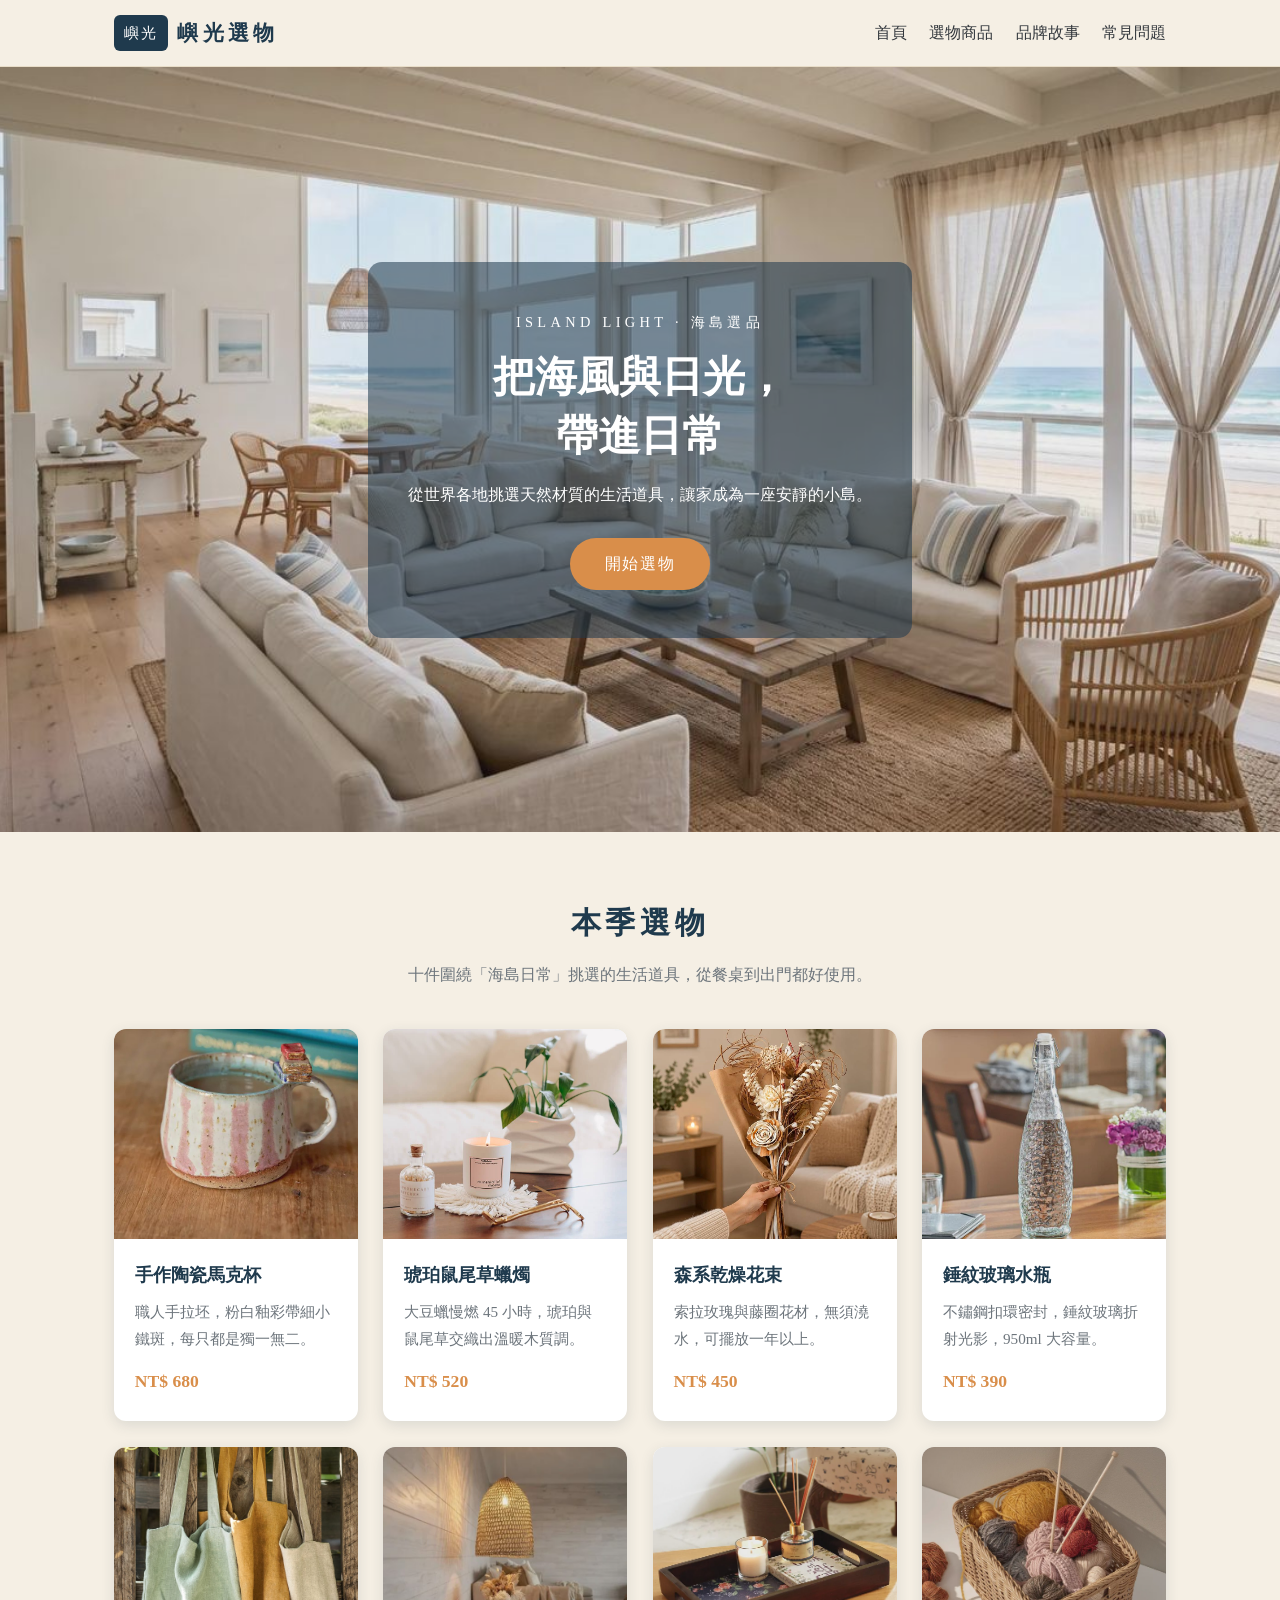
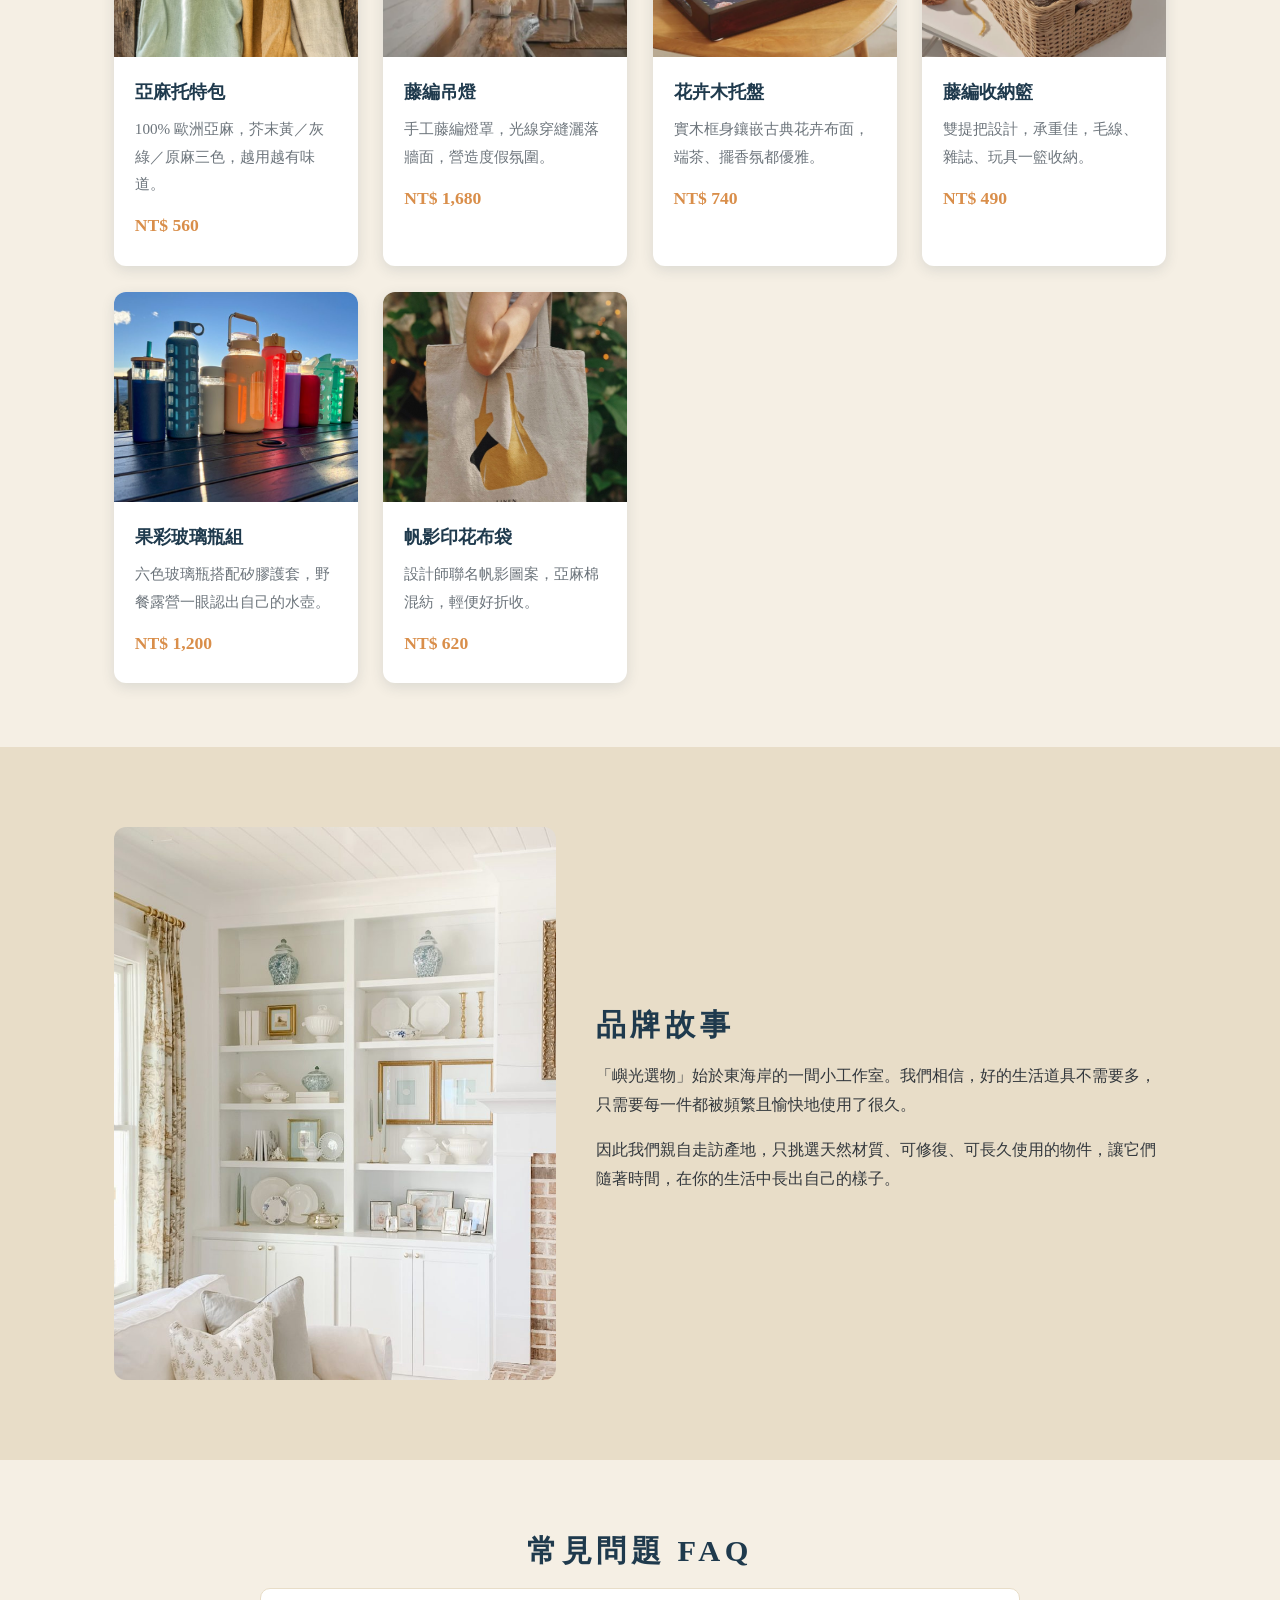
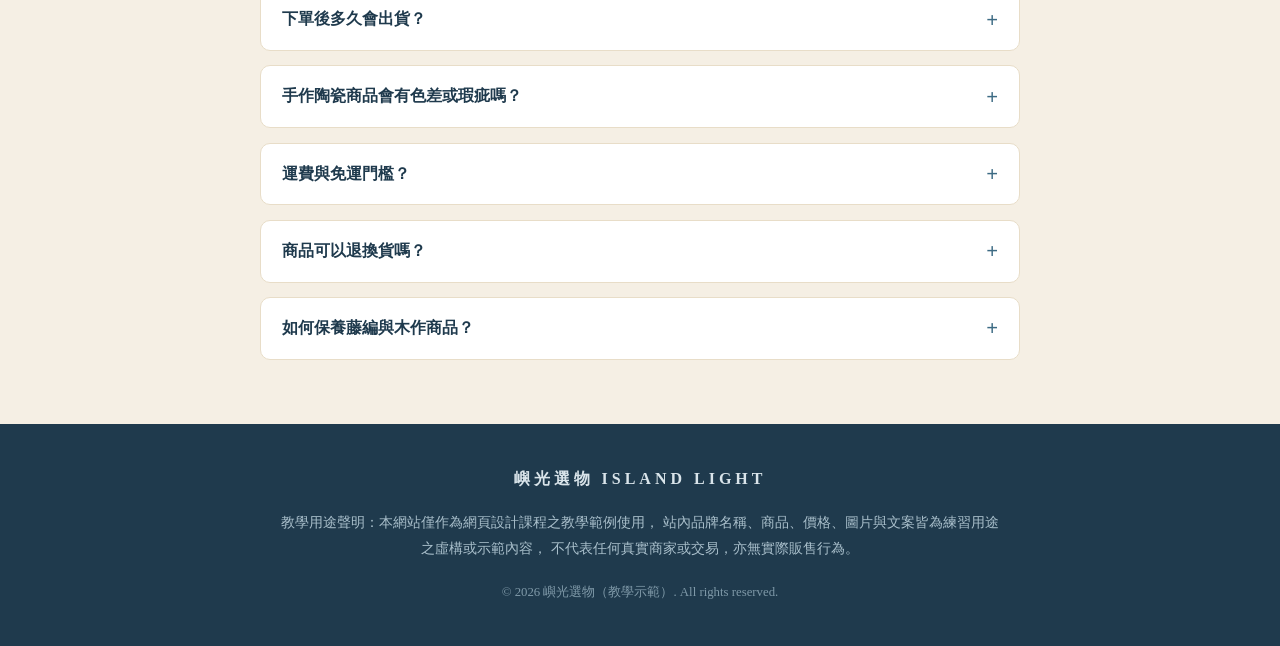
<file: bbcom/index.html>
<!DOCTYPE html>
<html lang="zh-Hant">
<head>
  <meta charset="UTF-8">
  <meta name="viewport" content="width=device-width, initial-scale=1.0">
  <title>嶼光選物｜海島風格生活選品</title>
  <link rel="stylesheet" href="style.css">
</head>
<body>

  <!-- 1. 品牌主視覺與導覽 -->
  <header class="site-header">
    <nav class="navbar">
      <a class="brand" href="#top">
        <span class="brand-mark">嶼光</span>
        <span class="brand-name">嶼光選物</span>
      </a>
      <ul class="nav-links">
        <li><a href="#top">首頁</a></li>
        <li><a href="#products">選物商品</a></li>
        <li><a href="#story">品牌故事</a></li>
        <li><a href="#faq">常見問題</a></li>
      </ul>
    </nav>
  </header>

  <section class="hero" id="top">
    <img class="hero-img" src="images/hero.jpg" alt="面海的明亮客廳，落地窗外是沙灘與海浪">
    <div class="hero-text">
      <p class="hero-kicker">ISLAND LIGHT · 海島選品</p>
      <h1>把海風與日光，<br>帶進日常</h1>
      <p class="hero-desc">從世界各地挑選天然材質的生活道具，讓家成為一座安靜的小島。</p>
      <a class="btn" href="#products">開始選物</a>
    </div>
  </section>

  <!-- 2. 商品（10 項本地圖片） -->
  <section class="section" id="products">
    <h2 class="section-title">本季選物</h2>
    <p class="section-sub">十件圍繞「海島日常」挑選的生活道具，從餐桌到出門都好使用。</p>

    <div class="card-grid">
      <article class="card">
        <img src="images/p1-mug.jpg" alt="粉白條紋手作陶瓷馬克杯">
        <div class="card-body">
          <h3>手作陶瓷馬克杯</h3>
          <p>職人手拉坯，粉白釉彩帶細小鐵斑，每只都是獨一無二。</p>
          <p class="price">NT$ 680</p>
        </div>
      </article>

      <article class="card">
        <img src="images/p2-candle.jpg" alt="琥珀鼠尾草香氛蠟燭">
        <div class="card-body">
          <h3>琥珀鼠尾草蠟燭</h3>
          <p>大豆蠟慢燃 45 小時，琥珀與鼠尾草交織出溫暖木質調。</p>
          <p class="price">NT$ 520</p>
        </div>
      </article>

      <article class="card">
        <img src="images/p3-flowers.jpg" alt="牛皮紙包裝的乾燥花束">
        <div class="card-body">
          <h3>森系乾燥花束</h3>
          <p>索拉玫瑰與藤圈花材，無須澆水，可擺放一年以上。</p>
          <p class="price">NT$ 450</p>
        </div>
      </article>

      <article class="card">
        <img src="images/p4-bottle.jpg" alt="錘紋玻璃水瓶">
        <div class="card-body">
          <h3>錘紋玻璃水瓶</h3>
          <p>不鏽鋼扣環密封，錘紋玻璃折射光影，950ml 大容量。</p>
          <p class="price">NT$ 390</p>
        </div>
      </article>

      <article class="card">
        <img src="images/p5-tote.jpg" alt="三色亞麻托特包掛在木柵欄上">
        <div class="card-body">
          <h3>亞麻托特包</h3>
          <p>100% 歐洲亞麻，芥末黃／灰綠／原麻三色，越用越有味道。</p>
          <p class="price">NT$ 560</p>
        </div>
      </article>

      <article class="card">
        <img src="images/p6-lamp.jpg" alt="藤編吊燈照亮客廳角落">
        <div class="card-body">
          <h3>藤編吊燈</h3>
          <p>手工藤編燈罩，光線穿縫灑落牆面，營造度假氛圍。</p>
          <p class="price">NT$ 1,680</p>
        </div>
      </article>

      <article class="card">
        <img src="images/p7-tray.jpg" alt="深色木托盤上有蠟燭與擴香瓶">
        <div class="card-body">
          <h3>花卉木托盤</h3>
          <p>實木框身鑲嵌古典花卉布面，端茶、擺香氛都優雅。</p>
          <p class="price">NT$ 740</p>
        </div>
      </article>

      <article class="card">
        <img src="images/p8-basket.jpg" alt="藤編收納籃裝著毛線球">
        <div class="card-body">
          <h3>藤編收納籃</h3>
          <p>雙提把設計，承重佳，毛線、雜誌、玩具一籃收納。</p>
          <p class="price">NT$ 490</p>
        </div>
      </article>

      <article class="card">
        <img src="images/p9-bottles.jpg" alt="木桌上的一排彩色玻璃水瓶">
        <div class="card-body">
          <h3>果彩玻璃瓶組</h3>
          <p>六色玻璃瓶搭配矽膠護套，野餐露營一眼認出自己的水壺。</p>
          <p class="price">NT$ 1,200</p>
        </div>
      </article>

      <article class="card">
        <img src="images/p10-bag.jpg" alt="背著印花亞麻布袋的人">
        <div class="card-body">
          <h3>帆影印花布袋</h3>
          <p>設計師聯名帆影圖案，亞麻棉混紡，輕便好折收。</p>
          <p class="price">NT$ 620</p>
        </div>
      </article>
    </div>
  </section>

  <!-- 品牌故事 -->
  <section class="section section-alt" id="story">
    <div class="story-wrap">
      <img class="story-img" src="images/story.jpg" alt="白色書架上陳列著陶瓷與相框">
      <div class="story-text">
        <h2 class="section-title">品牌故事</h2>
        <p>「嶼光選物」始於東海岸的一間小工作室。我們相信，好的生活道具不需要多，只需要每一件都被頻繁且愉快地使用了很久。</p>
        <p>因此我們親自走訪產地，只挑選天然材質、可修復、可長久使用的物件，讓它們隨著時間，在你的生活中長出自己的樣子。</p>
      </div>
    </div>
  </section>

  <!-- 3. FAQ -->
  <section class="section" id="faq">
    <h2 class="section-title">常見問題 FAQ</h2>
    <div class="faq-list">
      <details>
        <summary>下單後多久會出貨？</summary>
        <p>現貨商品於 1～2 個工作天出貨；預購商品頁面會標示預計到貨時間，出貨後以 Email 通知。</p>
      </details>
      <details>
        <summary>手作陶瓷商品會有色差或瑕疵嗎？</summary>
        <p>手作與釉燒過程可能產生細小黑點、釉痕或尺寸微差，屬正常現象，也是手作器物獨特之處。</p>
      </details>
      <details>
        <summary>運費與免運門檻？</summary>
        <p>單筆滿 NT$ 1,500 免運，未滿酌收 NT$ 80；大型家具類另依物流報價。</p>
      </details>
      <details>
        <summary>商品可以退換貨嗎？</summary>
        <p>收到商品 7 日內如有瑕疵可換貨；香氛、食品類商品因衛生考量拆封後恕不接受退換。</p>
      </details>
      <details>
        <summary>如何保養藤編與木作商品？</summary>
        <p>避免長時間曝曬與潮濕，定期以乾布擦拭即可；藤編若受潮變軟，陰乾後會恢復原有韌性。</p>
      </details>
    </div>
  </section>

  <!-- 頁尾：教學用途聲明 -->
  <footer class="site-footer">
    <p class="footer-brand">嶼光選物 ISLAND LIGHT</p>
    <p class="disclaimer">
      教學用途聲明：本網站僅作為網頁設計課程之教學範例使用，
      站內品牌名稱、商品、價格、圖片與文案皆為練習用途之虛構或示範內容，
      不代表任何真實商家或交易，亦無實際販售行為。
    </p>
    <p class="copyright">© 2026 嶼光選物（教學示範）. All rights reserved.</p>
  </footer>

</body>
</html>
</file>
<file: bbcom/style.css>
/* ===== 全站基礎 ===== */
* {
  margin: 0;
  padding: 0;
  box-sizing: border-box;
}

:root {
  --sea-dark: #1f3a4d;
  --sea-mid: #3d6b84;
  --sand: #f5efe4;
  --sand-dark: #e8ddc8;
  --text: #33383d;
  --text-light: #6d757c;
  --accent: #d98e4a;
}

html {
  scroll-behavior: smooth;
}

body {
  font-family: "Noto Serif TC", "PingFang TC", "Microsoft JhengHei", serif;
  color: var(--text);
  background: var(--sand);
  line-height: 1.8;
}

img {
  max-width: 100%;
  display: block;
}

/* ===== 導覽列 ===== */
.site-header {
  position: sticky;
  top: 0;
  z-index: 100;
  background: rgba(245, 239, 228, 0.95);
  border-bottom: 1px solid var(--sand-dark);
}

.navbar {
  max-width: 1100px;
  margin: 0 auto;
  padding: 0.9rem 1.5rem;
  display: flex;
  align-items: center;
  justify-content: space-between;
  flex-wrap: wrap;
  gap: 0.5rem;
}

.brand {
  display: flex;
  align-items: center;
  gap: 0.6rem;
  text-decoration: none;
  color: var(--sea-dark);
}

.brand-mark {
  background: var(--sea-dark);
  color: #fff;
  padding: 0.25rem 0.6rem;
  border-radius: 6px;
  font-size: 0.95rem;
  letter-spacing: 0.15em;
}

.brand-name {
  font-size: 1.3rem;
  font-weight: 700;
  letter-spacing: 0.2em;
}

.nav-links {
  list-style: none;
  display: flex;
  gap: 1.4rem;
  flex-wrap: wrap;
}

.nav-links a {
  text-decoration: none;
  color: var(--text);
  font-size: 1rem;
  padding-bottom: 2px;
  border-bottom: 2px solid transparent;
  transition: color 0.2s, border-color 0.2s;
}

.nav-links a:hover {
  color: var(--sea-mid);
  border-bottom-color: var(--sea-mid);
}

/* ===== 主視覺 ===== */
.hero {
  position: relative;
  min-height: 85vh;
  display: flex;
  align-items: center;
  justify-content: center;
  overflow: hidden;
}

.hero-img {
  position: absolute;
  inset: 0;
  width: 100%;
  height: 100%;
  object-fit: cover;
}

.hero-text {
  position: relative;
  z-index: 2;
  text-align: center;
  color: #fff;
  background: rgba(31, 58, 77, 0.55);
  padding: 3rem 2.5rem;
  border-radius: 14px;
  max-width: 640px;
  margin: 2rem 1rem;
}

.hero-kicker {
  letter-spacing: 0.3em;
  font-size: 0.9rem;
  margin-bottom: 0.8rem;
}

.hero-text h1 {
  font-size: 2.6rem;
  line-height: 1.4;
  margin-bottom: 1rem;
}

.hero-desc {
  margin-bottom: 1.8rem;
}

.btn {
  display: inline-block;
  background: var(--accent);
  color: #fff;
  text-decoration: none;
  padding: 0.7rem 2.2rem;
  border-radius: 30px;
  letter-spacing: 0.1em;
  transition: background 0.2s;
}

.btn:hover {
  background: #b9753a;
}

/* ===== 通用區塊 ===== */
.section {
  max-width: 1100px;
  margin: 0 auto;
  padding: 4rem 1.5rem;
}

.section-alt {
  max-width: 100%;
  background: var(--sand-dark);
}

.section-title {
  text-align: center;
  color: var(--sea-dark);
  font-size: 1.9rem;
  letter-spacing: 0.15em;
  margin-bottom: 0.6rem;
}

.section-sub {
  text-align: center;
  color: var(--text-light);
  margin-bottom: 2.5rem;
}

/* ===== 商品卡片（10 項）===== */
.card-grid {
  display: grid;
  grid-template-columns: repeat(auto-fill, minmax(230px, 1fr));
  gap: 1.6rem;
}

.card {
  background: #fff;
  border-radius: 12px;
  overflow: hidden;
  box-shadow: 0 4px 14px rgba(31, 58, 77, 0.12);
  transition: transform 0.2s, box-shadow 0.2s;
}

.card:hover {
  transform: translateY(-6px);
  box-shadow: 0 10px 22px rgba(31, 58, 77, 0.18);
}

.card img {
  width: 100%;
  height: 210px;
  object-fit: cover;
}

.card-body {
  padding: 1.2rem 1.3rem 1.5rem;
}

.card-body h3 {
  color: var(--sea-dark);
  font-size: 1.15rem;
  margin-bottom: 0.4rem;
}

.card-body p {
  color: var(--text-light);
  font-size: 0.95rem;
}

.price {
  margin-top: 0.8rem;
  color: var(--accent) !important;
  font-weight: 700;
  font-size: 1.1rem !important;
}

/* ===== 品牌故事 ===== */
.story-wrap {
  max-width: 1100px;
  margin: 0 auto;
  display: flex;
  align-items: center;
  gap: 2.5rem;
  padding: 1rem 1.5rem;
}

.story-img {
  width: 42%;
  border-radius: 12px;
  object-fit: cover;
}

.story-text {
  flex: 1;
}

.story-text .section-title {
  text-align: left;
}

.story-text p {
  margin-bottom: 1rem;
  color: var(--text);
}

/* ===== FAQ ===== */
.faq-list {
  max-width: 760px;
  margin: 0 auto;
  display: flex;
  flex-direction: column;
  gap: 0.9rem;
}

.faq-list details {
  background: #fff;
  border: 1px solid var(--sand-dark);
  border-radius: 10px;
  padding: 1rem 1.3rem;
}

.faq-list summary {
  cursor: pointer;
  font-weight: 700;
  color: var(--sea-dark);
  list-style: none;
  position: relative;
  padding-right: 1.6rem;
}

.faq-list summary::after {
  content: "+";
  position: absolute;
  right: 0;
  top: 50%;
  transform: translateY(-50%);
  color: var(--sea-mid);
  font-size: 1.3rem;
}

.faq-list details[open] summary::after {
  content: "−";
}

.faq-list details p {
  margin-top: 0.7rem;
  color: var(--text-light);
  font-size: 0.95rem;
}

/* ===== 頁尾 ===== */
.site-footer {
  background: var(--sea-dark);
  color: #d9e4ea;
  text-align: center;
  padding: 2.6rem 1.5rem;
}

.footer-brand {
  letter-spacing: 0.25em;
  font-weight: 700;
  margin-bottom: 1rem;
}

.disclaimer {
  max-width: 720px;
  margin: 0 auto 1.2rem;
  font-size: 0.85rem;
  color: #a9bfcb;
  line-height: 1.9;
}

.copyright {
  font-size: 0.8rem;
  color: #7f99a8;
}

/* ===== 手機版（<= 768px）===== */
@media (max-width: 768px) {
  .navbar {
    justify-content: center;
    padding: 0.8rem 1rem;
  }

  .nav-links {
    justify-content: center;
    gap: 1rem;
  }

  .hero {
    min-height: 70vh;
  }

  .hero-text {
    padding: 2rem 1.4rem;
  }

  .hero-text h1 {
    font-size: 1.9rem;
  }

  .section {
    padding: 3rem 1.2rem;
  }

  .section-title {
    font-size: 1.5rem;
  }

  .card-grid {
    grid-template-columns: repeat(auto-fill, minmax(160px, 1fr));
    gap: 1rem;
  }

  .story-wrap {
    flex-direction: column;
    gap: 1.6rem;
  }

  .story-img {
    width: 100%;
  }

  .story-text .section-title {
    text-align: center;
  }
}
</file>
